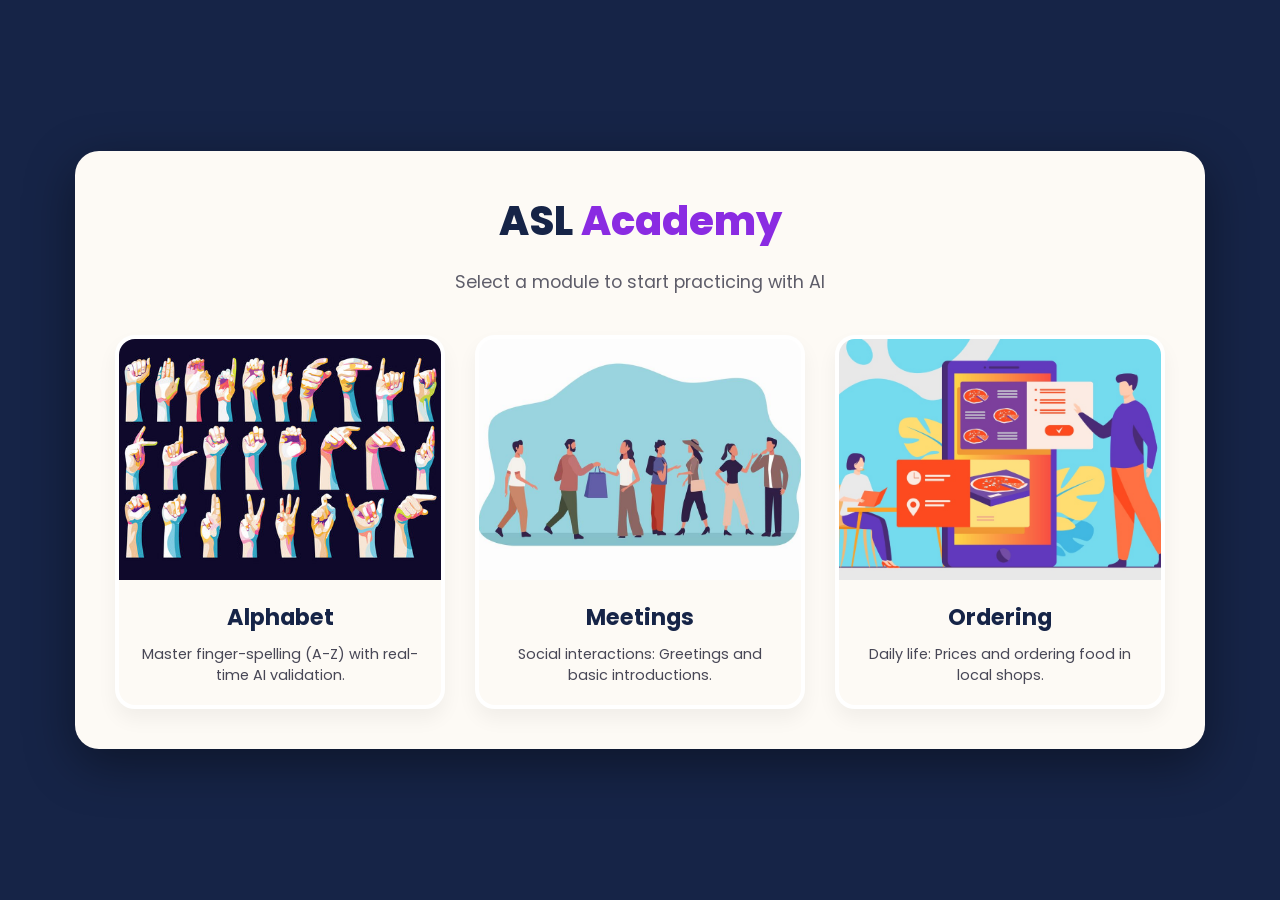
<file: index.html>
<!DOCTYPE html>
<html lang="en">
<head>
    <meta charset="UTF-8">
    <meta name="viewport" content="width=device-width, initial-scale=1.0">
    <title>ASL Academy - Home</title>
    <link href="https://fonts.googleapis.com/css2?family=Poppins:wght@300;600;800&display=swap" rel="stylesheet">
    <style>
        :root {
            --main-blue: #162447;
            --electric-violet: #8a2be2;
            --bg-beige: #fdfaf5;
            --text-dark: #1b1b2f;
            --white: #ffffff;
        }

        body {
            margin: 0;
            font-family: 'Poppins', sans-serif;
            background-color: var(--main-blue);
            display: flex;
            justify-content: center;
            align-items: center;
            min-height: 100vh;
        }

        .app-container {
            width: 95%;
            max-width: 1050px;
            background: var(--bg-beige);
            border-radius: 24px;
            padding: 40px;
            box-shadow: 0 15px 50px rgba(0,0,0,0.4);
            text-align: center;
        }

        .logo { font-size: 2.5rem; font-weight: 800; color: var(--main-blue); margin-bottom: 5px; }
        .logo .highlight { color: var(--electric-violet); }
        .subtitle { color: var(--text-dark); opacity: 0.7; margin-bottom: 40px; font-size: 1.1rem; }

        /* Grille des modules */
        .modules-grid {
            display: grid;
            grid-template-columns: repeat(auto-fit, minmax(300px, 1fr));
            gap: 30px;
            justify-content: center;
        }

        .module-card {
            background: var(--white);
            border-radius: 20px;
            overflow: hidden;
            text-decoration: none;
            color: var(--text-dark);
            box-shadow: 0 10px 20px rgba(0,0,0,0.05);
            transition: all 0.3s ease;
            border: 4px solid var(--white);
            display: block;
        }

        .module-card:hover {
            transform: translateY(-10px);
            border-color: var(--electric-violet);
            box-shadow: 0 15px 30px rgba(138, 43, 226, 0.2);
        }

        .image-container {
            width: 100%;
            aspect-ratio: 4/3; 
            overflow: hidden;
            background: #000;
            position: relative;
        }

        .image-container img {
            width: 100%;
            height: 100%;
            object-fit: cover;
            transition: transform 0.5s ease;
        }

        .card-content { 
            padding: 20px; 
            background: var(--bg-beige);
        }
        
        .card-content h2 { margin: 0 0 10px 0; font-size: 1.4rem; color: var(--main-blue); }
        .card-content p { margin: 0; font-size: 0.9rem; opacity: 0.8; line-height: 1.4; }

        @media (max-width: 600px) { .modules-grid { grid-template-columns: 1fr; } }
    </style>
</head>
<body>

    <div class="app-container">
        <div class="logo">ASL <span class="highlight">Academy</span> </div>
        <p class="subtitle">Select a module to start practicing with AI</p>

        <div class="modules-grid">
            <a href="alphabet.html" style="text-decoration: none;">
                <div class="module-card">
                    <div class="image-container">
                        <img src="images/alphabet_preview.jpg" alt="Alphabet Module">
                    </div>
                    <div class="card-content">
                        <h2>Alphabet</h2>
                        <p>Master finger-spelling (A-Z) with real-time AI validation.</p>
                    </div>
                </div>
            </a>

            <a href="meetings.html" style="text-decoration: none;">
                <div class="module-card">
                    <div class="image-container">
                        <img src="images/meetings_preview.jpg" alt="Meetings Module">
                    </div>
                    <div class="card-content">
                        <h2>Meetings</h2>
                        <p>Social interactions: Greetings and basic introductions.</p>
                    </div>
                </div>
            </a>

            <a href="ordering.html" style="text-decoration: none;">
                <div class="module-card">
                    <div class="image-container">
                        <img src="images/ordering_preview.jpg" alt="Ordering Module">
                    </div>
                    <div class="card-content">
                        <h2>Ordering</h2>
                        <p>Daily life: Prices and ordering food in local shops.</p>
                    </div>
                </div>
            </a>
        </div>
    </div>

</body>
</html>
</file>
